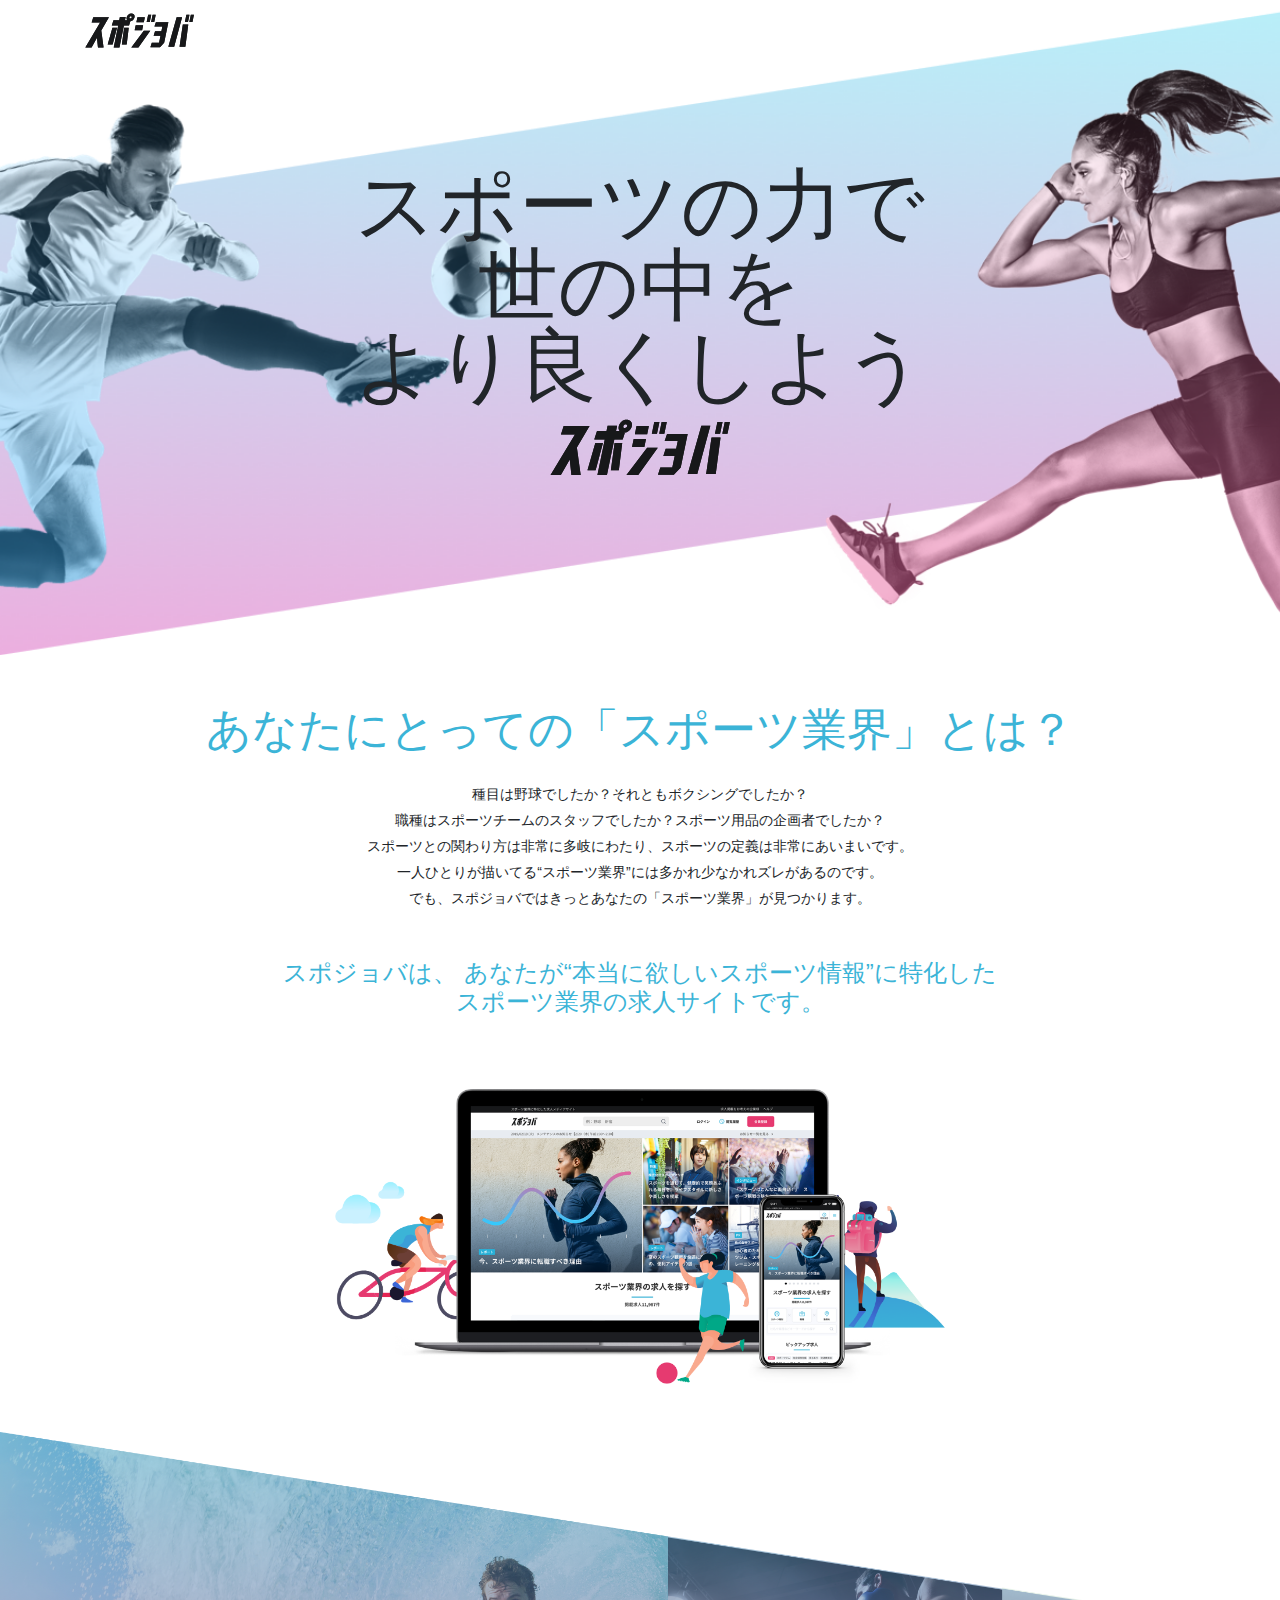
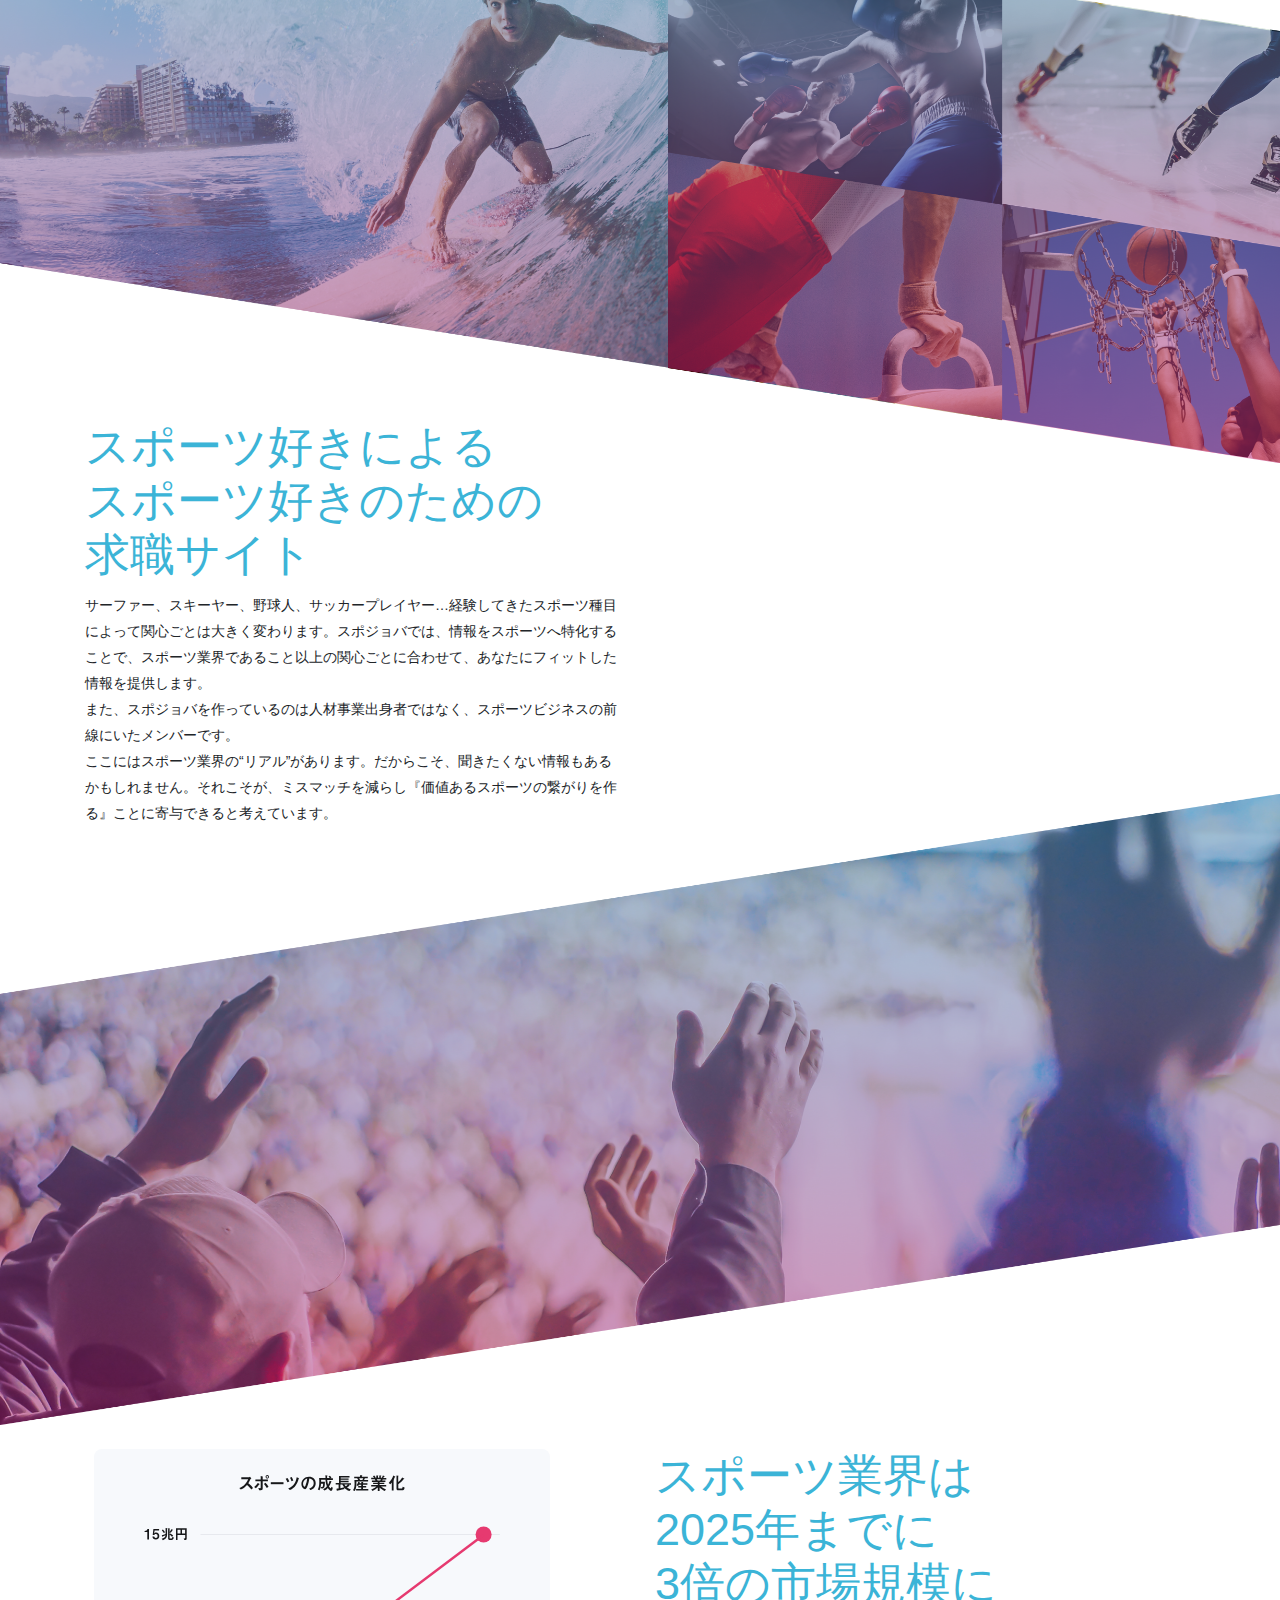
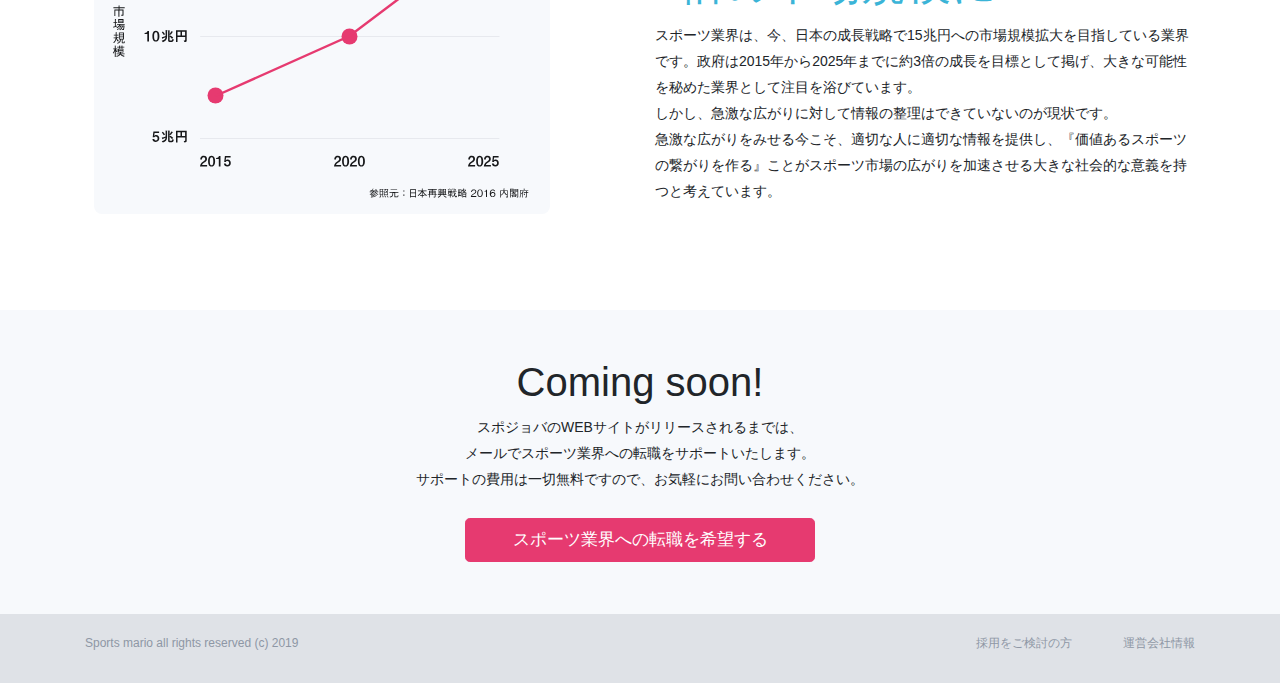
<file: index.html>
<!DOCTYPE html>
<html lang="en">
  <head>
    <meta charset="UTF-8">
    <title>【公式】スポジョバ｜スポーツ業界専門の求人・転職サイト</title>
    <link rel="shortcut icon" type="image/x-icon" href="image/favicon.ico">
    <meta property="og:url" content="https://spojoba.com" />
    <meta property="og:type" content="website" />
    <meta property="og:title" content="【公式】スポジョバ｜スポーツ業界専門の求人・転職サイト"/>
    <meta property="og:description" content="スポーツ業界への転職なら「スポジョバ」。載っている求人はスポーツ関連のみ！求人情報やスポーツ業界内部の話、「これだけ抑えれば大丈夫！」というまとめ情報も掲載！「スポーツ好きなあなたがスポーツ業界をもっと良くする」がコンセプト"/>
    <meta property="og:image" content="https://spojoba.com/image/facebook_LP_user.png"/>
    <meta name="twitter:card" content="https://spojoba.com/image/twitter_LP_user.png"/>
    <meta property="og:image:width" content="1200" /> 
    <meta property="og:image:height" content="630" />
    <meta name="viewport" content="width=device-width, initial-scale=1.0">
    <link rel="stylesheet" href="css/bootstrap.min.css">
    <link rel="stylesheet" href="css/index.css">
    <link rel="stylesheet" href="css/font-awesome.min.css">
    <script>(function(w,d,s,l,i){w[l]=w[l]||[];w[l].push({'gtm.start':
      new Date().getTime(),event:'gtm.js'});var f=d.getElementsByTagName(s)[0],
      j=d.createElement(s),dl=l!='dataLayer'?'&l='+l:'';j.async=true;j.src=
      'https://www.googletagmanager.com/gtm.js?id='+i+dl;f.parentNode.insertBefore(j,f);
      })(window,document,'script','dataLayer','GTM-NQ4G4LV');</script>
  </head>
  <body>
<script type="text/javascript">
    (function(a,d,e,b,i,s){ window[i]=window[i]||[];var f=function(a,d,e,b,i,s){
        var o=a.getElementsByTagName(d)[0],h=a.createElement(d),t='text/javascript';
        h.type=t;h.async=e;h.onload=function(){ window[i].init(
            { argument:s, auto:true }
        );};h._p=o;return h;},h=f(a,d,e,b,i,s),l='//taj',j=b+s+'/cmt.js';h.src=l+'1.'+j;
        h._p.parentNode.insertBefore(h,h._p);h.onerror=function(k){k=f(a,d,e,b,i,s);
        k.src=l+'2.'+j;k._p.parentNode.insertBefore(k,k._p);};
    })(document,'script',true,'ebis.ne.jp/','ebis','hSrTMcDC');
</script>
    <header>
      <nav class="navbar navbar-expand-lg navbar-light bg-transparent align-middle">
        <div class="headr-container container align-middle">
          <a class="navbar-brand" href="#">
            <img src="image/b_logo.svg" alt="スポジョバ">
          </a>
        </div>
      </nav>
    </header>
    <secion class="home-section1">
      <div class="section-inner">
        <div class="row justify-content-center m-0">
          <div class="col-sm-6">
            <p class="text-center fw-thin" style="line-height: 80px;">
              スポーツの力で<br/>
              世の中を<br/>
              より良くしよう
            </p>
            <h4 class="text-center text-light logo">
              <img src="image/b_logo.svg" alt="スポジョバ" width="180px">
            </h4>
          </div>
        </div>
      </div>
    </secion>
    <section class="home-section2">
      <div class="section-inner">
        <div class="container">
          <div class="row py-5 m-0">
            <div class="col-sm-12">
              <h2 class="text-center entry-title fw-light">あなたにとっての「スポーツ業界」とは？</h2>
              <p class="text-center entry-text mb-5">種目は野球でしたか？それともボクシングでしたか？<br/>
                職種はスポーツチームのスタッフでしたか？スポーツ用品の企画者でしたか？<br/>
                スポーツとの関わり方は非常に多岐にわたり、スポーツの定義は非常にあいまいです。<br/>
                一人ひとりが描いてる“スポーツ業界”には多かれ少なかれズレがあるのです。<br/>
                でも、スポジョバではきっとあなたの「スポーツ業界」が見つかります。</p>
              <h4 class="text-center entry-title">
                スポジョバは、 あなたが“本当に欲しいスポーツ情報”に特化した<br/>
                スポーツ業界の求人サイトです。     
              </h4>
            </div>
          </div>
        </div>
      </div>
    </section>
    <section class="home-section3">
      <div class="section-inner">
        <div class="row justify-content-center pb-5 m-0">
          <div class="col-sm-6">
            <img src="image/spojoba_image.png" alt="desktop/mobile" class="img-fluid">
          </div>
        </div>
      </div>
    </section>
    <section class="home-section5">
      <div class="section-inner">
        <div class="row m-0">
          <div class="col-sm-12">
          </div>
        </div>
      </div>
    </section>
    <section class="home-section6">
      <div class="section-inner">
        <div class="container">
          <div class="row py-5">
            <div class="col-sm-6">
              <h2 class="entry-title pc-left fw-light">スポーツ好きによる<br/>
                スポーツ好きのための<br/>
                求職サイト</h2>
              <p class="entry-text pc-left">サーファー、スキーヤー、野球人、サッカープレイヤー…経験してきたスポーツ種目によって関心ごとは大きく変わります。スポジョバでは、情報をスポーツへ特化することで、スポーツ業界であること以上の関心ごとに合わせて、あなたにフィットした情報を提供します。<br/>
                また、スポジョバを作っているのは人材事業出身者ではなく、スポーツビジネスの前線にいたメンバーです。<br/>
                ここにはスポーツ業界の“リアル”があります。だからこそ、聞きたくない情報もあるかもしれません。それこそが、ミスマッチを減らし『価値あるスポーツの繋がりを作る』ことに寄与できると考えています。</p>
            </div>
          </div>
        </div>
      </div>
    </section>
    <section class="home-section7">
      <div class="section-inner">
        <div class="row m-0">
          <div class="col-sm-12">
          </div>
        </div>
      </div>
    </section>
    <section class="home-section8 mt-4">
      <div class="section-inner pb-5">
        <div class="container">
          <div class="row">
            <div class="col-sm-6 px-4 mb-5">
              <h2 class="entry-title pc-left d-block d-sm-none">スポーツ業界は<br/>
                2025年までに<br/>
                3倍の市場規模に</h2>
              <img src="image/graph.svg">
            </div>
            <div class="col-sm-6">
              <h2 class="entry-title pc-left d-none d-sm-block">スポーツ業界は<br/>
                2025年までに<br/>
                3倍の市場規模に</h2>
              <p class="entry-text pc-left">スポーツ業界は、今、日本の成長戦略で15兆円への市場規模拡大を目指している業界です。政府は2015年から2025年までに約3倍の成長を目標として掲げ、大きな可能性を秘めた業界として注目を浴びています。<br/>
                しかし、急激な広がりに対して情報の整理はできていないのが現状です。<br/>
                急激な広がりをみせる今こそ、適切な人に適切な情報を提供し、『価値あるスポーツの繋がりを作る』ことがスポーツ市場の広がりを加速させる大きな社会的な意義を持つと考えています。
              </p>
            </div>
          </div>
        </div>
      </div>
    </section>
    <section class="home-section9 py-5">
      <div class="section-inner">
        <div class="container">
          <div class="row">
            <div class="col-sm-12">
              <h1 class="text-center">Coming soon!</h1>
              <p class="text-center">スポジョバのWEBサイトがリリースされるまでは、<br/>
                メールでスポーツ業界への転職をサポートいたします。<br/>
                サポートの費用は一切無料ですので、お気軽にお問い合わせください。</p>
            </div>
            <div class="offset-sm-4 col-sm-4 py-1">
              <a href="https://docs.google.com/forms/d/e/1FAIpQLSc0rFok7sMY8o3daZEkoXCFkPr0NIqFSC6vbpPrNg7OPhUqWA/viewform" class="btn btn-block btn-danger btn-lg" target="_blank" style="font-size: 17px;">スポーツ業界への転職を希望する</a>
            </div>
          </div>
        </div>
      </div>
    </section>
    <footer class="py-3">
      <div class="container fs-12">
        <div class="row">
          <div class="col-sm-6 d-block d-sm-none">
            <a href="/client.html" class="text-center text-sm-right" style="color: inherit;">スポーツ業界へ転職をご希望の⽅</a>    <a href="https://sportsmario.co.jp/company/" class="ml-5" style="color: inherit;" target="_blank">運営会社情報</a>
          </div>
          <div class="col-sm-6">
            <p class="text-center text-sm-left">Sports mario all rights reserved (c) 2019</p>
          </div>
          <div class="col-sm-6 d-none d-sm-block text-right">
            <a href="/client.html" class="text-center text-sm-right" style="color: inherit;">採用をご検討の方</a>    <a href="https://sportsmario.co.jp/company/" class="ml-5" style="color: inherit;" target="_blank">運営会社情報</a>
          </div>
        </div>
      </div>
    </footer>
  </body>
</html>
</file>
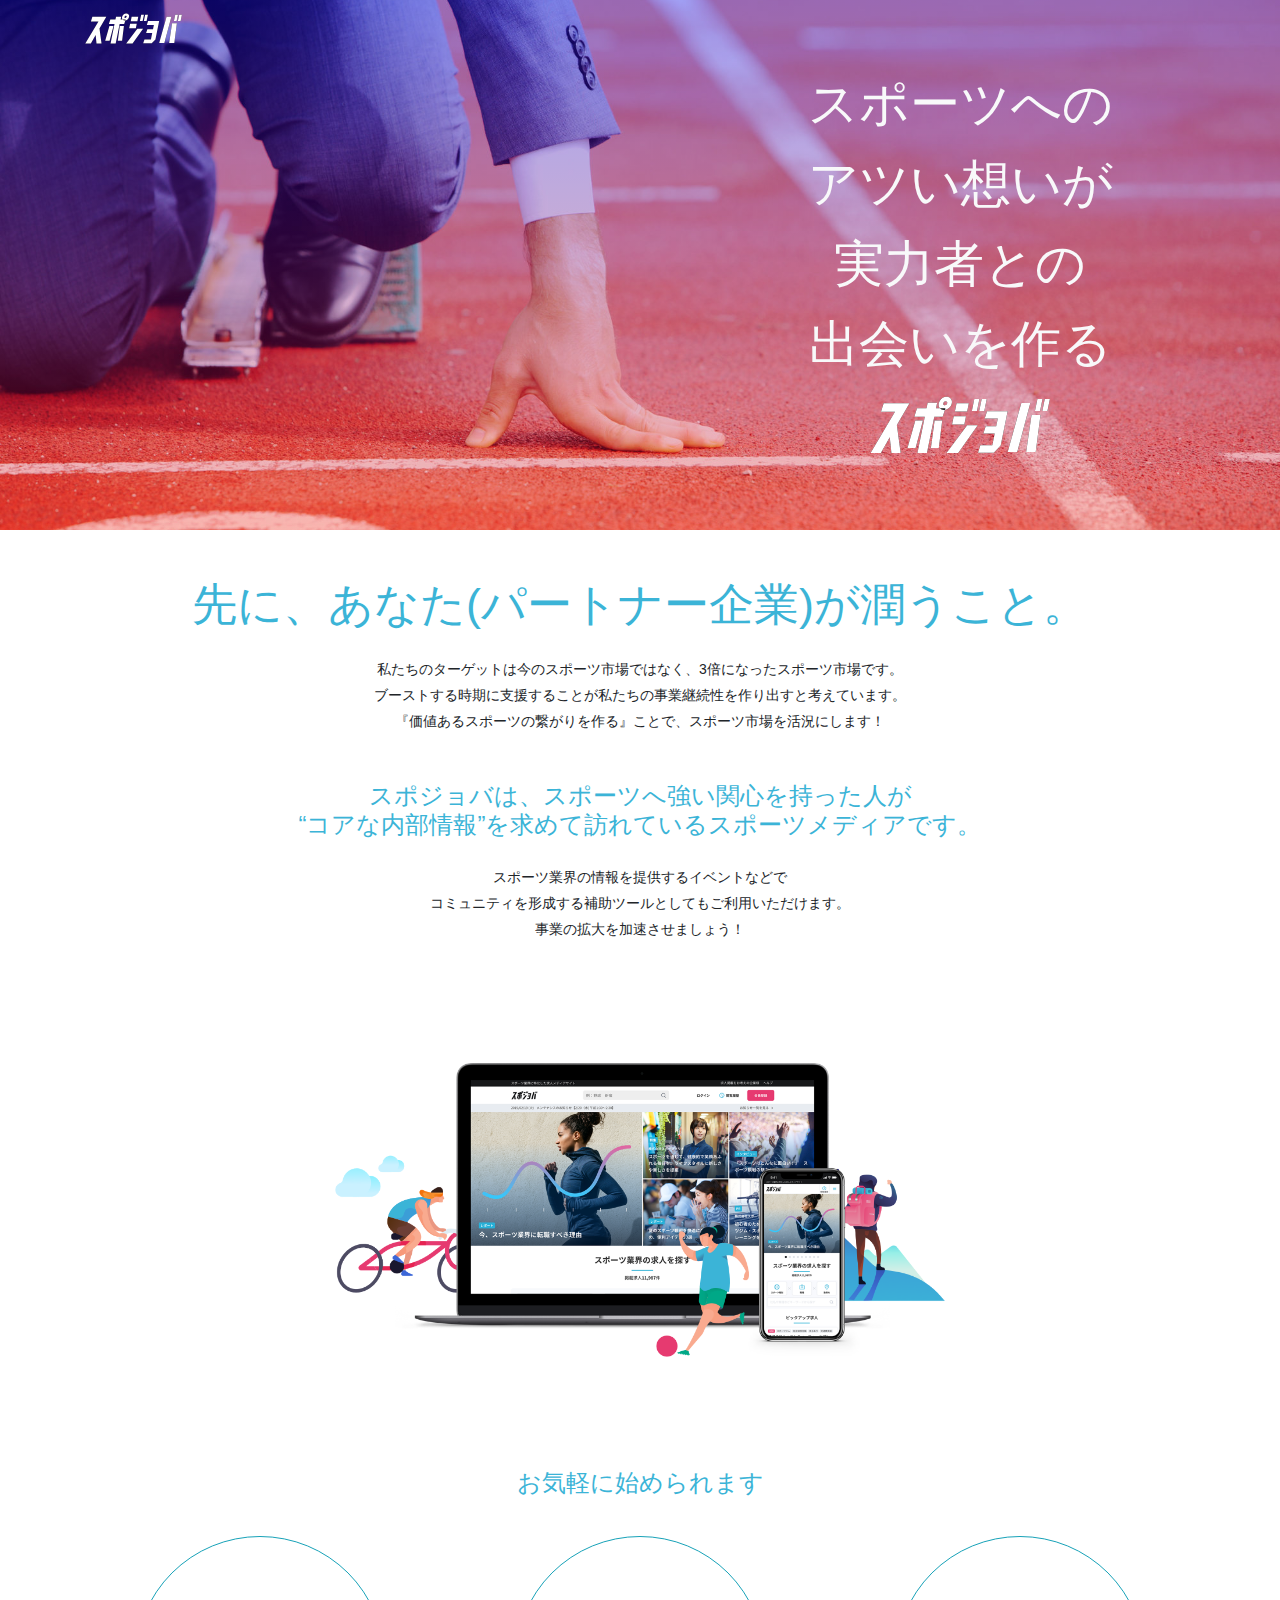
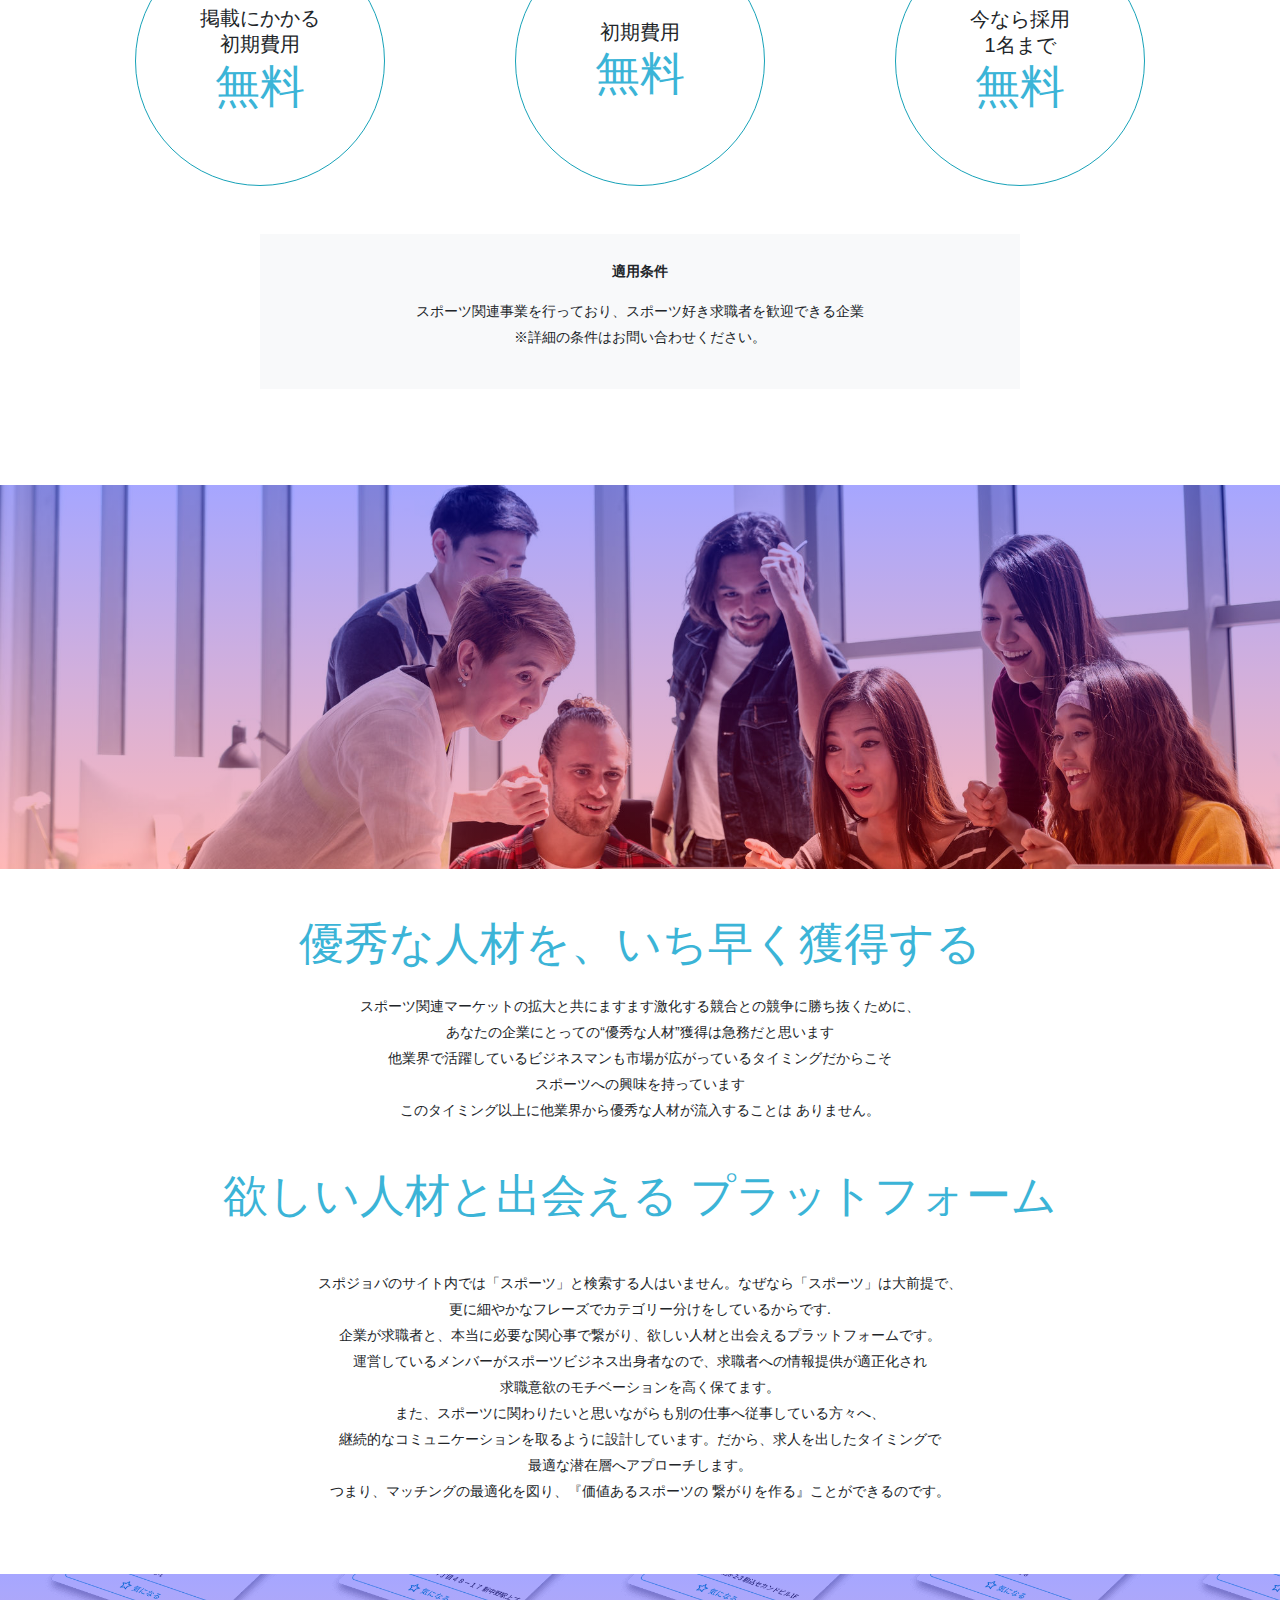
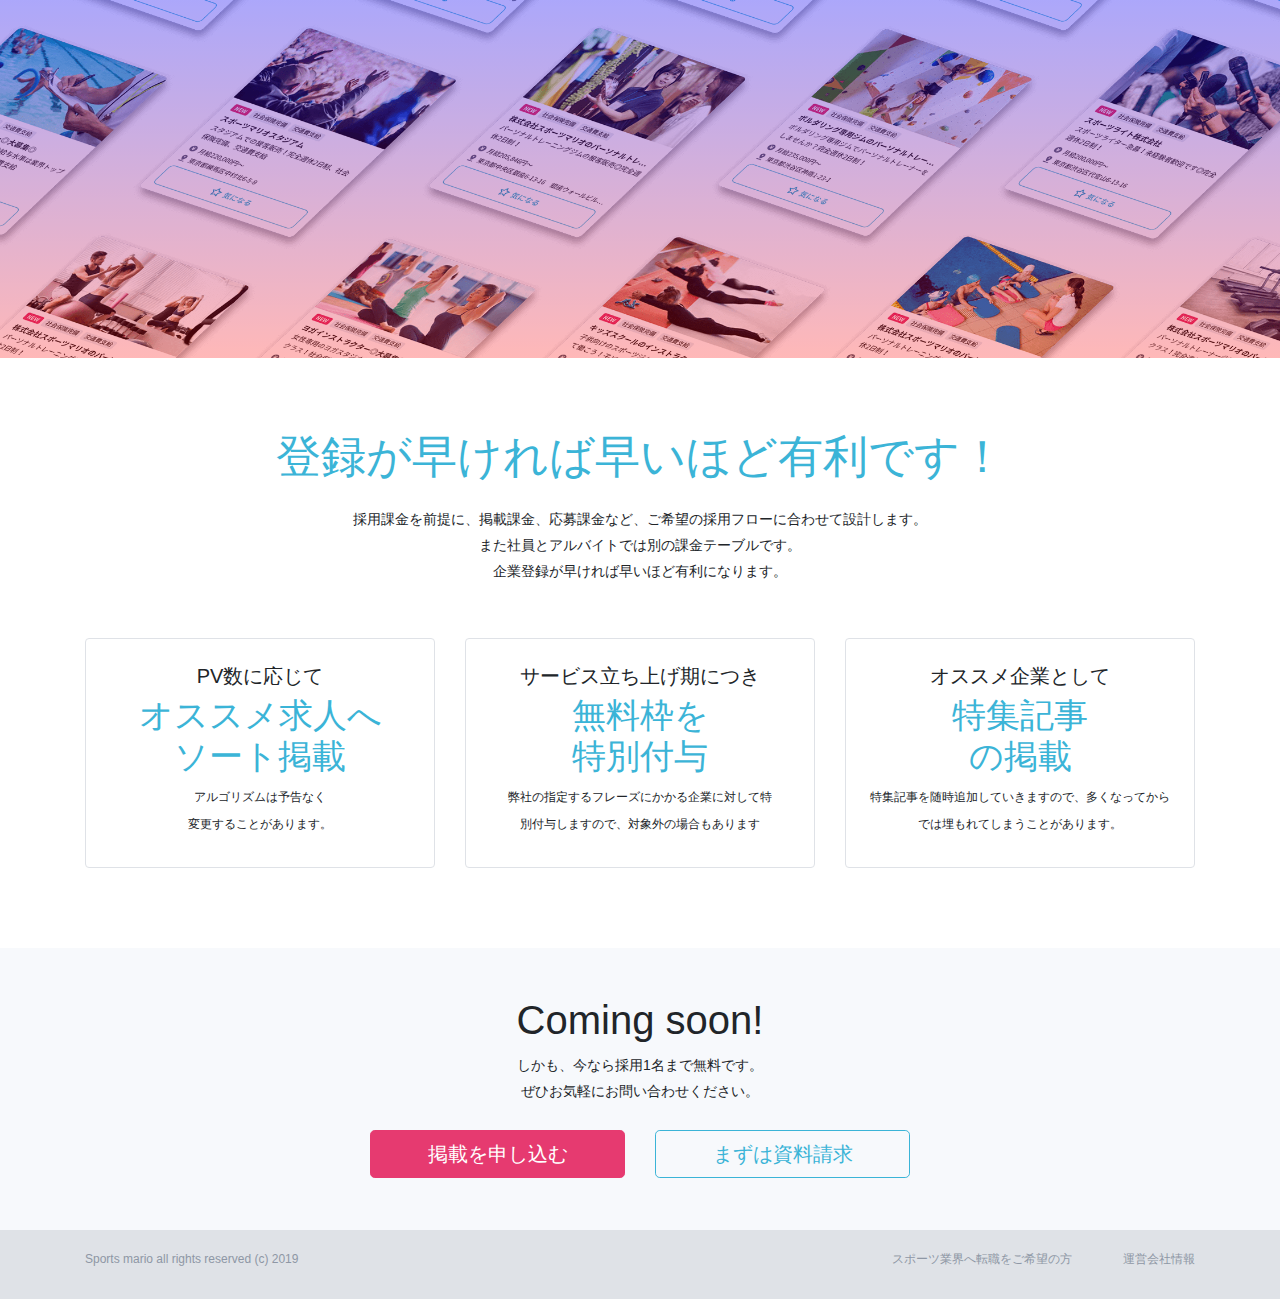
<file: client.html>
<!DOCTYPE html>
<html lang="en">
  <head>
    <meta charset="UTF-8">
    <title>【公式】スポジョバ｜スポーツ企業向けの求人サイト</title>
    <link rel="shortcut icon" type="image/x-icon" href="image/favicon.ico">
    <meta property="og:url" content="https://spojoba.com/client.html" />
    <meta property="og:type" content="website" />
    <meta property="og:title" content="【公式】スポジョバ｜スポーツ業界専門の求人・転職サイト"/>
    <meta property="og:description" content="スポーツ企業のファンが集うサイト「スポジョバ」.スポーツへ興味を持った転職潜在層が、コアなスポーツ情報を求めて訪れる.スポーツ企業の広報ツールとしても利用できる！スポーツ企業の求人なら「スポジョバ」"/>
    <meta property="og:image" content="https://spojoba.com/image/facebook_LP_company.png"/>
    <meta name="twitter:card" content="https://spojoba.com/image/twitter_LP_company.png"/>
    <meta property="og:image:width" content="1200" /> 
    <meta property="og:image:height" content="630" />
    <meta name="viewport" content="width=device-width, initial-scale=1.0">
    <link rel="stylesheet" href="css/bootstrap.min.css">
    <link rel="stylesheet" href="css/client.css">
    <link rel="stylesheet" href="css/font-awesome.min.css">
    <script>(function(w,d,s,l,i){w[l]=w[l]||[];w[l].push({'gtm.start':
      new Date().getTime(),event:'gtm.js'});var f=d.getElementsByTagName(s)[0],
      j=d.createElement(s),dl=l!='dataLayer'?'&l='+l:'';j.async=true;j.src=
      'https://www.googletagmanager.com/gtm.js?id='+i+dl;f.parentNode.insertBefore(j,f);
      })(window,document,'script','dataLayer','GTM-NQ4G4LV');</script>
  </head>
  <body>
<script type="text/javascript">
    (function(a,d,e,b,i,s){ window[i]=window[i]||[];var f=function(a,d,e,b,i,s){
        var o=a.getElementsByTagName(d)[0],h=a.createElement(d),t='text/javascript';
        h.type=t;h.async=e;h.onload=function(){ window[i].init(
            { argument:s, auto:true }
        );};h._p=o;return h;},h=f(a,d,e,b,i,s),l='//taj',j=b+s+'/cmt.js';h.src=l+'1.'+j;
        h._p.parentNode.insertBefore(h,h._p);h.onerror=function(k){k=f(a,d,e,b,i,s);
        k.src=l+'2.'+j;k._p.parentNode.insertBefore(k,k._p);};
    })(document,'script',true,'ebis.ne.jp/','ebis','hSrTMcDC');
</script>
    <header>
      <nav class="navbar navbar-expand-lg navbar-light bg-transparent align-middle">
        <div class="headr-container container align-middle">
          <a class="navbar-brand" href="#">
            <img src="image/logo.svg" alt="スポジョバ">
          </a>
        </div>
      </nav>
    </header>
    <secion class="home-section1">
      <div class="section-inner">
        <div class="row justify-content-end m-0">
          <div class="col-sm-6">
            <p class="text-center text-light fw-thin" style="line-height: 80px;">
              スポーツへの<br/>
              アツい想いが<br/>
              実⼒者との<br/>
              出会いを作る<br/>
            </p>
            <h4 class="text-center text-light logo">
              <img src="image/logo.svg" alt="スポジョバ" width="180px">
            </h4>
          </div>
        </div>
      </div>
    </secion>
    <section class="home-section2">
      <div class="section-inner">
        <div class="container">
          <div class="row py-5 m-0">
            <div class="col-sm-12">
              <h2 class="text-center entry-title fw-light">先に、あなた(パートナー企業)が潤うこと。</h2>
              <p class="text-center entry-text mb-5">私たちのターゲットは今のスポーツ市場ではなく、3倍になったスポーツ市場です。<br/>
                ブーストする時期に支援することが私たちの事業継続性を作り出すと考えています。<br/>
                『価値あるスポーツの繋がりを作る』ことで、スポーツ市場を活況にします！</p>
              <h4 class="text-center entry-title">
                スポジョバは、スポーツへ強い関⼼を持った⼈が<br/>
                “コアな内部情報”を求めて訪れているスポーツメディアです。
              </h4>
              <p class="text-center entry-text">スポーツ業界の情報を提供するイベントなどで<br/>
                コミュニティを形成する補助ツールとしてもご利用いただけます。<br/>
                事業の拡大を加速させましょう！</p>
            </div>
          </div>
        </div>
      </div>
    </section>
    <section class="home-section3">
      <div class="section-inner">
        <div class="row justify-content-center py-5 m-0">
          <div class="col-sm-6">
            <img src="image/spojoba_image.png" alt="desktop/mobile" class="img-fluid">
          </div>
        </div>
      </div>
    </section>
    <section class="home-section4">
      <div class="section-inner py-5">
        <div class="container">
          <div class="row">
            <div class="col-sm-12 my-3">
              <h4 class="entry-title text-center">お気軽に始められます</h4>
            </div>
          </div>
          <div class="row justify-content-center">
            <div class="col-sm-4 justify-content-center d-flex col-6 mx-3 mx-sm-0">
              <div class="rounded-circle border-info text-center d-flex align-items-center justify-content-center">
                <div class="circle-inner fw-light">
                  <p class="entry-text fs-20">掲載にかかる<br/>
                    初期費⽤</p>
                  <h2 class="entry-title">無料</h2>
                </div>
              </div>
            </div>
            <div class="col-sm-4 justify-content-center d-flex col-6">
              <div class="rounded-circle border-info text-center d-flex align-items-center justify-content-center">
                <div class="circle-inner fw-light">
                  <p class="entry-text fs-20">初期費⽤</p>
                  <h2 class="entry-title">無料</h2>
                </div>
              </div>
            </div>
            <div class="col-sm-4 justify-content-center d-flex col-6">
              <div class="rounded-circle border-info text-center d-flex align-items-center justify-content-center">
                <div class="cirgle-inner fw-light">
                  <p class="entry-text fs-20">今なら採用<br/>
                    1名まで</p>
                  <h2 class="entry-title">無料</h2>
                </div>
              </div>
            </div>
          </div>
          <div class="row justify-content-center my-5">
            <div class="col-sm-8 bg-light py-4">
              <p class="entry-text text-center fw-bold"><strong>適⽤条件</strong></p>
              <p class="entry-text text-center">スポーツ関連事業を⾏っており、スポーツ好き求職者を歓迎できる企業<br/>
                ※詳細の条件はお問い合わせください。</p>
            </div>
          </div>
        </div>
      </div>
    </section>
    <section class="home-section5">
      <div class="section-inner">
        <div class="row m-0">
          <div class="col-sm-12">
          </div>
        </div>
      </div>
    </section>
    <section class="home-section6">
      <div class="section-inner">
        <div class="container">
          <div class="row py-5">
            <div class="col-sm-12">
              <h2 class="entry-title text-center fw-light">優秀な⼈材を、いち早く獲得する</h2>
              <p class="entry-text text-center">スポーツ関連マーケットの拡⼤と共にますます激化する競合との競争に勝ち抜くために、<br>
                あなたの企業にとっての“優秀な⼈材”獲得は急務だと思います<br/>
                他業界で活躍しているビジネスマンも市場が広がっているタイミングだからこそ<br/>
                スポーツへの興味を持っています<br/>
                このタイミング以上に他業界から優秀な⼈材が流⼊することは
                ありません。</p>
              <h2 class="entry-title text-center py-4 fw-light">
                欲しい⼈材と出会える
                プラットフォーム
              </h2>
              <p class="entry-text text-center">
                スポジョバのサイト内では「スポーツ」と検索する⼈はいません。なぜなら「スポーツ」は⼤前提で、<br/>
                更に細やかなフレーズでカテゴリー分けをしているからです.<br/>
                企業が求職者と、本当に必要な関⼼事で繋がり、欲しい⼈材と出会えるプラットフォームです。<br/>
                運営しているメンバーがスポーツビジネス出⾝者なので、求職者への情報提供が適正化され<br/>
                求職意欲のモチベーションを⾼く保てます。<br/>
                また、スポーツに関わりたいと思いながらも別の仕事へ従事している⽅々へ、<br/>
                継続的なコミュニケーションを取るように設計しています。だから、求⼈を出したタイミングで<br/>
                最適な潜在層へアプローチします。<br/>
                つまり、マッチングの最適化を図り、『価値あるスポーツの
                繋がりを作る』ことができるのです。
              </p>
            </div>
          </div>
        </div>
      </div>
    </section>
    <section class="home-section7">
      <div class="section-inner">
        <div class="row m-0">
          <div class="col-sm-12">
          </div>
        </div>
      </div>
    </section>
    <section class="home-section8 mt-4">
      <div class="section-inner py-5">
        <div class="container">
          <div class="row">
            <div class="col-sm-12">
              <h2 class="entry-title text-center">登録が早ければ早いほど有利です！</h2>
              <p class="entry-text text-center">
                採⽤課⾦を前提に、掲載課⾦、応募課⾦など、ご希望の採⽤フローに合わせて設計します。<br/>
                また社員とアルバイトでは別の課⾦テーブルです。<br/>
                企業登録が早ければ早いほど有利になります。
              </p>
            </div>
          </div>
          <div class="row py-3">
            <div class="col-sm-4">
              <div class="col-inner rounded my-3 cad p-4">
                <p class="entry-text text-center fs-20">PV数に応じて</p>
                <h4 class="entry-title text-center fs-34">オススメ求⼈へ<br/>
                  ソート掲載</h4>
                <p class="entry-text text-center"><small>アルゴリズムは予告なく</small><br/>
                  <small>変更することがあります。</small></p>
              </div>
            </div>
            <div class="col-sm-4">
              <div class="col-inner rounded my-3 cad p-4">
                <p class="entry-text text-center fs-20">サービス⽴ち上げ期につき</p>
                <h4 class="entry-title text-center fs-34">無料枠を<br/>
                  特別付与</h4>
                <p class="entry-text text-center"><small>弊社の指定するフレーズにかかる企業に対して特</small><br/>
                  <small>別付与しますので、対象外の場合もあります</small></p>
              </div>
            </div>
            <div class="col-sm-4">
              <div class="col-inner my-3 rounded cad p-4">
                <p class="entry-text text-center fs-20">オススメ企業として</p>
                <h4 class="entry-title text-center fs-34">特集記事<br/>
                  の掲載</h4>
                <p class="entry-text text-center"><small>特集記事を随時追加していきますので、多くなってからでは埋もれてしまうことがあります。</small><br/>
                </p>
              </div>
            </div>
          </div>
        </div>
      </div>
    </section>
    <section class="home-section9 py-5">
      <div class="section-inner">
        <div class="container">
          <div class="row">
            <div class="col-sm-12">
              <h1 class="text-center">Coming soon!</h1>
              <p class="text-center">しかも、今なら採用1名まで無料です。<br/>
                ぜひお気軽にお問い合わせください。</p>
            </div>
            <div class="col-sm-3"></div>
            <div class="col-sm-3 py-1">
              <a href="https://docs.google.com/forms/d/e/1FAIpQLSfkOb_r7Gkd-VyaVk5HVYqaPZjiiT0wGbcsNTJHI3wpaCAGgw/viewform" class="btn btn-block btn-danger btn-lg" target="_blank">掲載を申し込む</a>
            </div>
            <div class="col-sm-3 py-1">
              <a href="https://docs.google.com/forms/d/e/1FAIpQLSdEEkMBDvboGlQkaFvqBYuA45XMyrbJXp9Jt98PyoR6oFM8GQ/viewform" class="btn btn-block btn-outline btn-lg" target="_blank">まずは資料請求</a>
            </div>
            <div class="col-sm-3"></div>
          </div>
        </div>
      </div>
    </section>
    <footer class="py-3">
      <div class="container fs-12">
        <div class="row">
          <div class="col-sm-6 d-block d-sm-none">
            <a href="/" class="text-center text-sm-right" style="color: inherit;">スポーツ業界へ転職をご希望の⽅</a>    <a href="https://sportsmario.co.jp/company/" class="ml-5" style="color: inherit;" target="_blank">運営会社情報</a>
          </div>
          <div class="col-sm-6">
            <p class="text-center text-sm-left">Sports mario all rights reserved (c) 2019</p>
          </div>
          <div class="col-sm-6 d-none d-sm-block text-right">
            <a href="/" class="text-center text-sm-right" style="color: inherit;">スポーツ業界へ転職をご希望の⽅</a>    <a href="https://sportsmario.co.jp/company/" class="ml-5" style="color: inherit;" target="_blank">運営会社情報</a>
          </div>
        </div>
      </div>
    </footer>
  </body>
</html>
</file>
<file: css/index.css>
/* @import url('https://fonts.googleapis.com/css?family=Noto+Sans+JP:100,300,400,500,700,900&display=swap&subset=japanese'); */

h1, h2, h3, h4, h5, h6, body {
    font-family: 'Noto Sans JP', sans-serif;
    font-weight: 300;
}
@media (min-width: 576px) {
    body {
        min-width: 1280px;
    }
}

img {
    max-width: 100%;
}

.fw-thin {
    font-weight: 100;
}
.fw-light {
    font-weight: 200;
}
.fw-bold {
    font-weight: 500;
}

.fs-12 {
    font-size: 12px;
}
.fs-20 {
    font-size: 20px;
}
.fs-40 {
    font-size: 40px;
}
.fs-34 {
    font-size: 34px;
}
small {
    font-size: 12px;
}
.btn-danger {
    background-color: #E63A70;
    border-color: #E63A70;
}

body{
    overflow-x: hidden;
    font-weight: 300;
    font-size: 14px;
    line-height: 26px;
}
h2{
    font-size:45px;
    margin-bottom: 2%;
}
h3{
    font-size:30px;
    margin-bottom: 2%;
}
h4, h5{
    margin-bottom: 2%;
}
.entry-title{
    color:#3BB4D7;
}
p{
    margin-bottom: 2%;
}
.home-section1 .section-inner{
    background-image: url('../image/index_bg.png');
    -webkit-background-size: cover;
    background-size: cover;
    background-position: 0 60%;
}
.home-section1 .section-inner .row{
    padding: 13% 0;
}
.home-section1 p{
    font-size: 80px;
}
.home-section1 p span{
    font-size:80%;
}
header{
    position: absolute;
    width: 100%;
}
header h2{
    color:#ffffff;
}
.home-section2 .container{
    max-width: 1280px;
}
.home-section4 .border-info{
    height: 250px;
    width: 250px;
    border:1px solid #3BB4D7;
}

.home-section5 .section-inner{
    background-image: url('../image/marine_image.png');
    -webkit-background-size: cover;
    background-size: cover;
    background-position: 0 60%;
}
.home-section5 .row, .home-section7 .row{
    padding:25% 0;
}

.home-section6 .container {
    margin-top: -100px;
}
.home-section7 .section-inner {
    background-image: url('../image/spectator.png');
    -webkit-background-size: cover;
    background-size: cover;
    background-position: 0 60%;
    margin-top: -100px;
}
footer{
    background-color:#DFE2E7;
    color: #8E97A5;
}
.logo{
    font-weight: 900;
}
.cad{
    border:1px solid #DFE2E7;
}
.btn-outline{
    border:1px solid #3BB4D7;
    color:#3BB4D7;
}
.home-section9 {
    background-color: #F7F9FC;
}
.pc-left {
    text-align: left;
}
@media screen and (max-width: 577px){
    .pc-left {
        text-align: center;
    }
    .home-section1 .section-inner{
        background-image: url('../image/sp_bg.png');
        -webkit-background-size: cover;
        background-size: cover;
        background-position: 0 60%;
    }
    .home-section6 .container {
        margin-top: 0;
    }
    .home-section1 .section-inner .row{
        padding: 45% 0;
    }
    body { 
        text-align: center;
    }
    .home-section4 .border-info{
        height: 160px;
        width: 160px;
    }
    h2{
        font-size:33px;
        margin-bottom:5%;
    }
    h3{
        font-size:28px;
        margin-bottom:5%;
    }
    h4{
        font-size:20px;
        margin-bottom: 5%;
    }
    .home-section5 .row, .home-section7 .row{
        padding:25% 0;
    }
    .home-section7 .section-inner {
        margin-top: -50px;
    }
    .entry-text{
        font-size:15px;
        text-align: center !important;
    }
    .shadow.rounded .entry-text{
        text-align:center !important;
    }
    .home-section1 p{
        font-size:40px;
        padding-top:30px;
    }
}
</file>
<file: css/client.css>
/* @import url('https://fonts.googleapis.com/css?family=Noto+Sans+JP:100,300,400,500,700,900&display=swap&subset=japanese'); */

h1, h2, h3, h4, h5, h6, body {
    font-family: 'Noto Sans JP', sans-serif;
    font-weight: 300;
}
@media (min-width: 576px) {
    body {
        min-width: 1280px;
    }
}

img {
    max-width: 100%;
}

.fw-thin {
    font-weight: 100;
}
.fw-light {
    font-weight: 200;
}
.fw-bold {
    font-weight: 500;
}

.fs-12 {
    font-size: 12px;
}
.fs-20 {
    font-size: 20px;
}
.fs-40 {
    font-size: 40px;
}
.fs-34 {
    font-size: 34px;
}
small {
    font-size: 12px;
}
.btn-danger {
    background-color: #E63A70;
    border-color: #E63A70;
}

body{
    overflow-x: hidden;
    font-weight: 300;
    font-size: 14px;
    line-height: 26px;
}
h2{
    font-size:45px;
    margin-bottom: 2%;
}
h3{
    font-size:30px;
    margin-bottom: 2%;
}
h4, h5{
    margin-bottom: 2%;
}
.entry-title{
    color:#3BB4D7;
}
p{
    margin-bottom: 2%;
}
.home-section1 .section-inner{
    background-image: url('../image/top_image.jpg');
    -webkit-background-size: cover;
    background-size: cover;
    background-position: 0 60%;
}
.home-section1 .section-inner .row{
    padding: 5% 0;
    background-image: linear-gradient(#0000ff59, #ff000047);
}
.home-section1 p{
    font-size: 50px;
}
.home-section1 p span{
    font-size:80%;
}
header{
    position: absolute;
    width: 100%;
}
header h2{
    color:#ffffff;
}
.home-section2 .container{
    max-width: 1280px;
}
.home-section4 .border-info{
    height: 250px;
    width: 250px;
    border:1px solid #3BB4D7;
}

.home-section5 .section-inner{
    background-image: url('../image/class.jpg');
    -webkit-background-size: cover;
    background-size: cover;
    background-position: 0 60%;
}
.home-section5 .row, .home-section7 .row{
    padding:15% 0;
    background-image: linear-gradient(#0000ff59, #ff000047);
}
.home-section7 .section-inner {
    background-image: url('../image/job_offer_image.png');
    -webkit-background-size: cover;
    background-size: cover;
    background-position: 0 60%;
}
footer{
    background-color:#DFE2E7;
    color: #8E97A5;
}
.logo{
    font-weight: 900;
}
.cad{
    border:1px solid #DFE2E7;
}
.btn-outline{
    border:1px solid #3BB4D7;
    color:#3BB4D7;
}
.home-section9 {
    background-color: #F7F9FC;
}
@media screen and (max-width: 577px){
    .home-section1 .section-inner .row{
        padding: 10% 0;
    }
    body { 
        text-align: center;
    }
    .home-section4 .border-info{
        height: 160px;
        width: 160px;
    }
    h2{
        font-size:33px;
        margin-bottom:5%;
    }
    h3{
        font-size:28px;
        margin-bottom:5%;
    }
    h4{
        font-size:20px;
        margin-bottom: 5%;
    }
    .home-section5 .row, .home-section7 .row{
        padding:25% 0;
    }
    .entry-text{
        font-size:15px;
        text-align: center !important;
    }
    .shadow.rounded .entry-text{
        text-align:center !important;
    }
    .home-section1 p{
        font-size:40px;
        padding-top:30px;
    }
}
</file>
